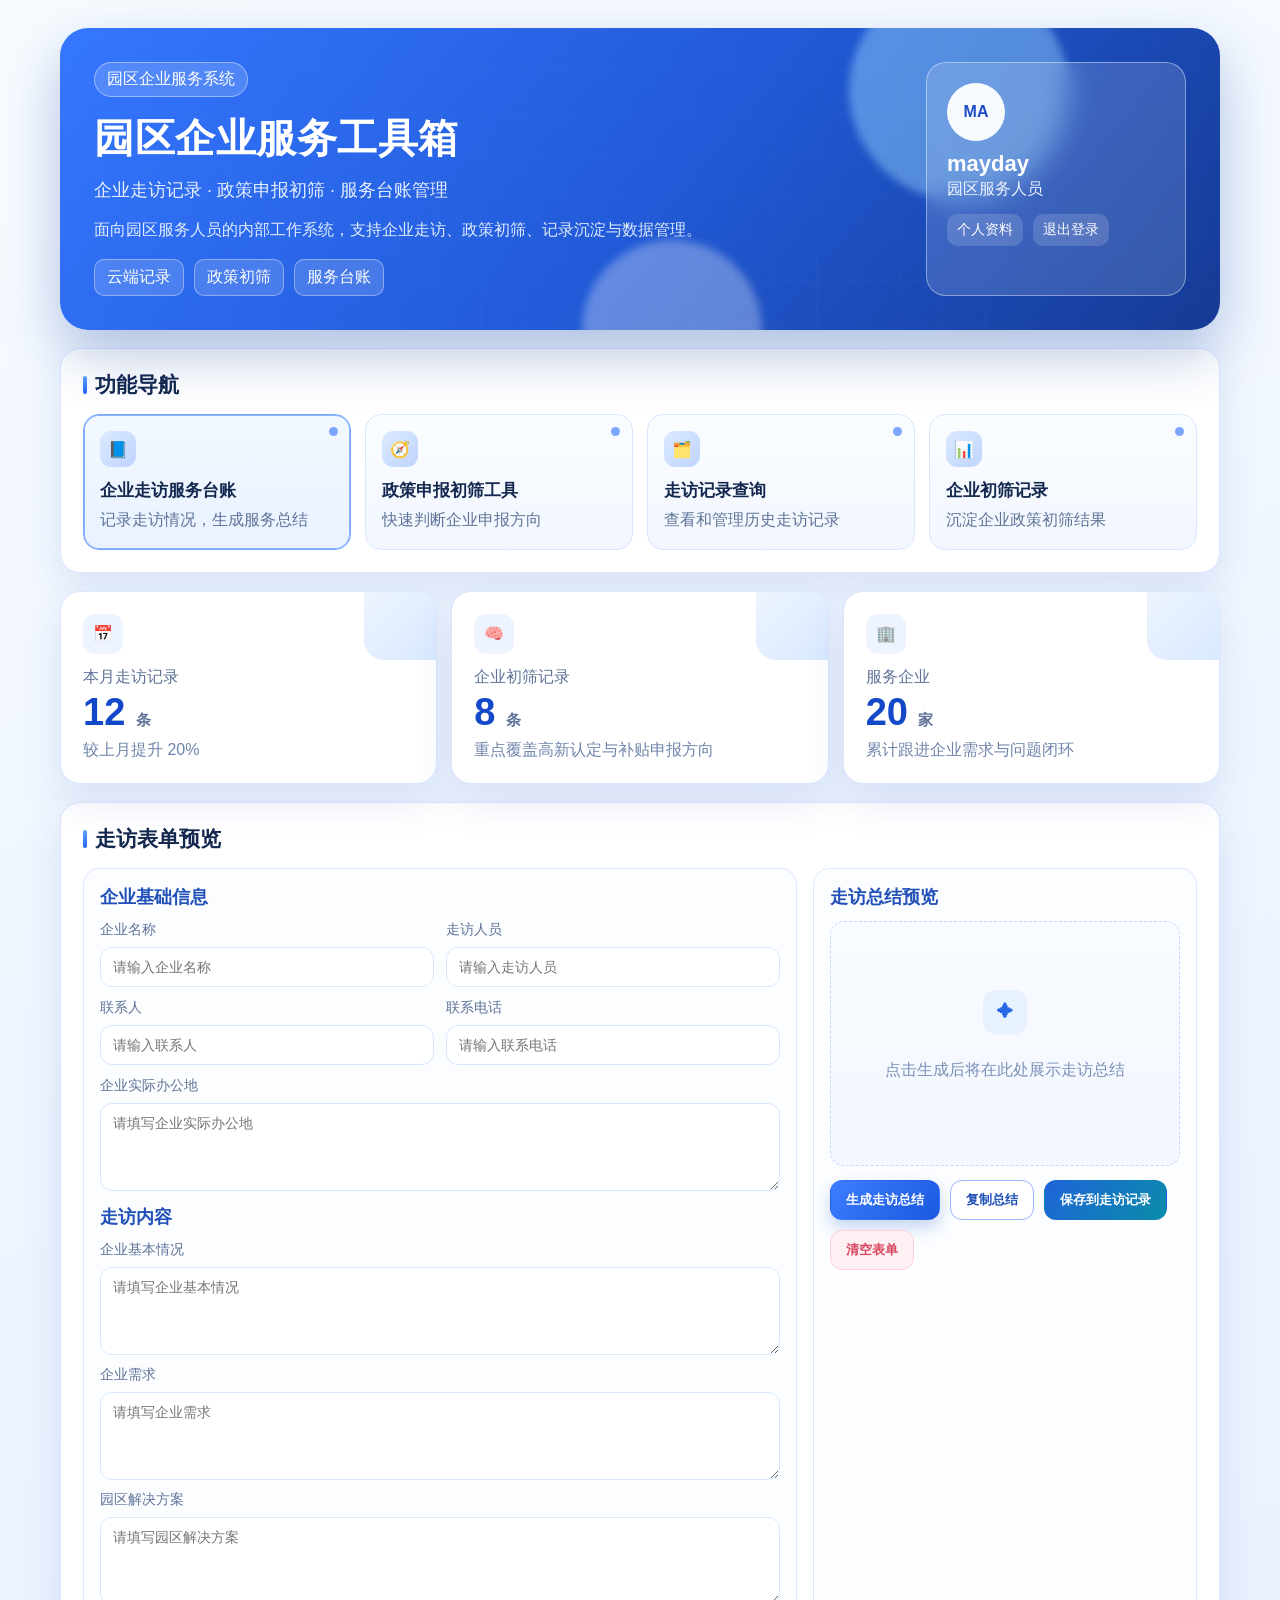
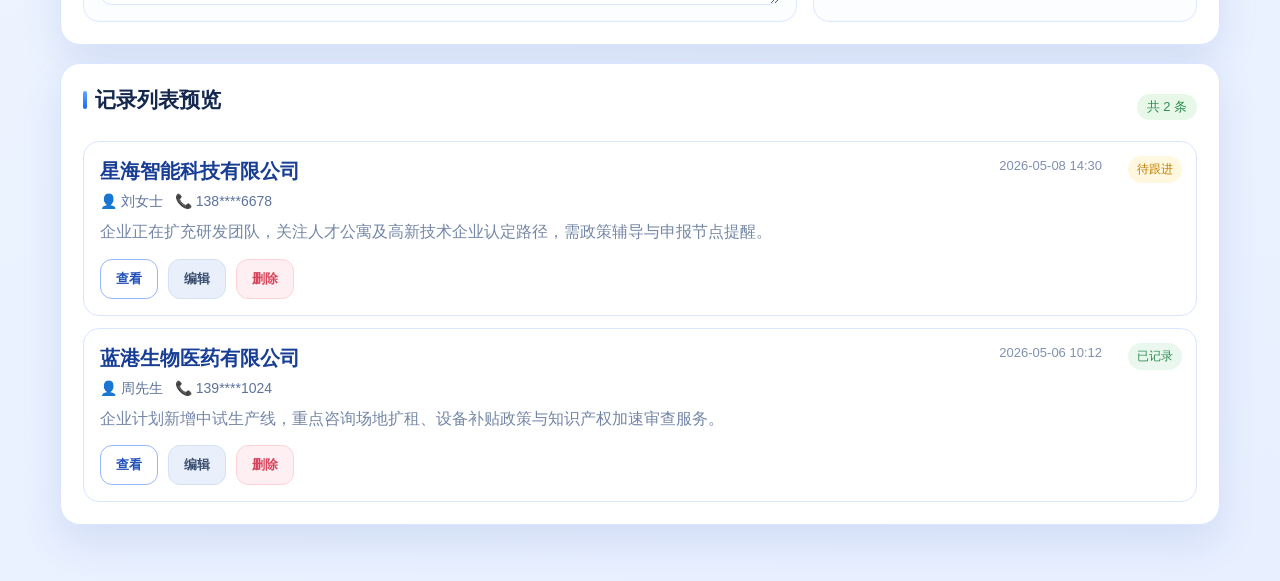
<file: ui-preview.html>
<!DOCTYPE html>
<html lang="zh-CN">
<head>
  <meta charset="UTF-8" />
  <meta name="viewport" content="width=device-width, initial-scale=1.0" />
  <title>UI 视觉预览页 | 园区企业服务工具箱</title>
  <link rel="stylesheet" href="assets/ui-preview.css" />
</head>
<body>
  <div class="app-shell">
    <header class="hero">
      <div class="hero-glow hero-glow-a"></div>
      <div class="hero-glow hero-glow-b"></div>
      <div class="hero-grid"></div>

      <div class="hero-content">
        <p class="hero-badge">园区企业服务系统</p>
        <h1>园区企业服务工具箱</h1>
        <p class="hero-subtitle">企业走访记录 · 政策申报初筛 · 服务台账管理</p>
        <p class="hero-desc">面向园区服务人员的内部工作系统，支持企业走访、政策初筛、记录沉淀与数据管理。</p>
        <div class="hero-tags">
          <span>云端记录</span>
          <span>政策初筛</span>
          <span>服务台账</span>
        </div>
      </div>

      <aside class="glass-user-card">
        <div class="avatar">MA</div>
        <div class="user-name">mayday</div>
        <div class="user-role">园区服务人员</div>
        <div class="user-link-group">
          <a href="javascript:void(0)">个人资料</a>
          <a href="javascript:void(0)">退出登录</a>
        </div>
      </aside>
    </header>

    <section class="panel">
      <h2 class="section-title">功能导航</h2>
      <div class="nav-grid">
        <article class="feature-card active"><span class="icon-box">📘</span><span class="dot"></span><h3>企业走访服务台账</h3><p>记录走访情况，生成服务总结</p></article>
        <article class="feature-card"><span class="icon-box">🧭</span><span class="dot"></span><h3>政策申报初筛工具</h3><p>快速判断企业申报方向</p></article>
        <article class="feature-card"><span class="icon-box">🗂️</span><span class="dot"></span><h3>走访记录查询</h3><p>查看和管理历史走访记录</p></article>
        <article class="feature-card"><span class="icon-box">📊</span><span class="dot"></span><h3>企业初筛记录</h3><p>沉淀企业政策初筛结果</p></article>
      </div>
    </section>

    <section class="stats-grid">
      <article class="panel stat-card">
        <i>📅</i><em></em><p class="label">本月走访记录</p><p class="value">12 <span>条</span></p><p class="desc">较上月提升 20%</p>
      </article>
      <article class="panel stat-card">
        <i>🧠</i><em></em><p class="label">企业初筛记录</p><p class="value">8 <span>条</span></p><p class="desc">重点覆盖高新认定与补贴申报方向</p>
      </article>
      <article class="panel stat-card">
        <i>🏢</i><em></em><p class="label">服务企业</p><p class="value">20 <span>家</span></p><p class="desc">累计跟进企业需求与问题闭环</p>
      </article>
    </section>

    <section class="panel form-panel">
      <h2 class="section-title">走访表单预览</h2>
      <div class="form-two-col">
        <div class="main-form-card">
          <article class="form-group">
            <h3>企业基础信息</h3>
            <div class="form-grid">
              <label>企业名称<input type="text" placeholder="请输入企业名称" /></label>
              <label>走访人员<input type="text" placeholder="请输入走访人员" /></label>
              <label>联系人<input type="text" placeholder="请输入联系人" /></label>
              <label>联系电话<input type="text" placeholder="请输入联系电话" /></label>
            </div>
            <label>企业实际办公地<textarea placeholder="请填写企业实际办公地"></textarea></label>
          </article>

          <article class="form-group">
            <h3>走访内容</h3>
            <div class="form-stack">
              <label>企业基本情况<textarea placeholder="请填写企业基本情况"></textarea></label>
              <label>企业需求<textarea placeholder="请填写企业需求"></textarea></label>
              <label>园区解决方案<textarea placeholder="请填写园区解决方案"></textarea></label>
            </div>
          </article>
        </div>

        <aside class="preview-card">
          <h3>走访总结预览</h3>
          <div class="empty-state">
            <div class="empty-icon">✦</div>
            <p>点击生成后将在此处展示走访总结</p>
          </div>
          <div class="btn-stack">
            <button class="btn btn-primary">生成走访总结</button>
            <button class="btn btn-secondary">复制总结</button>
            <button class="btn btn-save">保存到走访记录</button>
            <button class="btn btn-danger">清空表单</button>
          </div>
        </aside>
      </div>
    </section>

    <section class="panel">
      <div class="section-head">
        <h2 class="section-title">记录列表预览</h2>
        <span class="tag">共 2 条</span>
      </div>

      <article class="record-card">
        <span class="status">待跟进</span>
        <div class="record-head"><h3>星海智能科技有限公司</h3><time>2026-05-08 14:30</time></div>
        <div class="record-meta"><span>👤 刘女士</span><span>📞 138****6678</span></div>
        <p class="record-summary">企业正在扩充研发团队，关注人才公寓及高新技术企业认定路径，需政策辅导与申报节点提醒。</p>
        <div class="btn-row"><button class="btn btn-secondary">查看</button><button class="btn btn-assist">编辑</button><button class="btn btn-danger">删除</button></div>
      </article>

      <article class="record-card">
        <span class="status done">已记录</span>
        <div class="record-head"><h3>蓝港生物医药有限公司</h3><time>2026-05-06 10:12</time></div>
        <div class="record-meta"><span>👤 周先生</span><span>📞 139****1024</span></div>
        <p class="record-summary">企业计划新增中试生产线，重点咨询场地扩租、设备补贴政策与知识产权加速审查服务。</p>
        <div class="btn-row"><button class="btn btn-secondary">查看</button><button class="btn btn-assist">编辑</button><button class="btn btn-danger">删除</button></div>
      </article>
    </section>
  </div>
</body>
</html>
</file>
<file: assets/ui-preview.css>
:root {
  --primary: #2d6dff;
  --primary-deep: #1349c8;
  --cyan-deep: #0f5ea9;
  --page-bg: #edf4ff;
  --card: #ffffff;
  --border: #d9e6ff;
  --text: #14284f;
  --muted: #5f7398;
  --danger: #d7455d;
  --shadow: 0 16px 40px rgba(29, 74, 170, 0.12);
}
* { box-sizing: border-box; }
body { margin: 0; font-family: "PingFang SC", "Microsoft YaHei", sans-serif; color: var(--text); background: linear-gradient(165deg, #f7fbff 0%, #edf4ff 55%, #e8f0ff 100%); }
.app-shell { max-width: 1200px; margin: 28px auto 56px; padding: 0 20px; display: grid; gap: 18px; }

.hero { position: relative; overflow: hidden; background: linear-gradient(130deg, #3577ff 0%, #215ad8 52%, #153a94 100%); border-radius: 28px; box-shadow: 0 24px 55px rgba(20, 66, 160, 0.3); padding: 34px; display: flex; justify-content: space-between; gap: 24px; color: #fff; }
.hero-grid { position: absolute; inset: 0; background-image: linear-gradient(rgba(255, 255, 255, .11) 1px, transparent 1px), linear-gradient(90deg, rgba(255, 255, 255, .11) 1px, transparent 1px); background-size: 42px 42px; opacity: .2; }
.hero-glow { position: absolute; border-radius: 50%; filter: blur(4px); }
.hero-glow-a { width: 220px; height: 220px; right: 13%; top: -48px; background: rgba(153, 215, 255, 0.45); }
.hero-glow-b { width: 180px; height: 180px; left: 45%; bottom: -90px; background: rgba(255, 255, 255, 0.3); }
.hero-content, .glass-user-card { position: relative; z-index: 1; }
.hero-badge { margin: 0; display: inline-block; padding: 6px 12px; border-radius: 999px; background: rgba(255, 255, 255, 0.16); border: 1px solid rgba(255, 255, 255, 0.4); }
h1 { font-size: 40px; margin: 14px 0 12px; letter-spacing: 0.5px; }
.hero-subtitle { margin: 0; font-size: 18px; color: rgba(243, 248, 255, 0.94); }
.hero-desc { margin: 14px 0 0; max-width: 660px; line-height: 1.7; color: rgba(235, 243, 255, 0.95); }
.hero-tags { margin-top: 16px; display: flex; gap: 10px; flex-wrap: wrap; }
.hero-tags span { padding: 7px 12px; border-radius: 10px; background: rgba(255, 255, 255, 0.15); border: 1px solid rgba(255, 255, 255, 0.36); }
.glass-user-card { min-width: 260px; border-radius: 20px; padding: 20px; backdrop-filter: blur(14px); background: rgba(255, 255, 255, 0.14); border: 1px solid rgba(255, 255, 255, 0.4); }
.avatar { width: 58px; height: 58px; border-radius: 50%; background: rgba(255,255,255,.95); color: #1d4bc5; font-weight: 700; display:flex;align-items:center;justify-content:center; }
.user-name { margin-top: 10px; font-size: 22px; font-weight: 700; }
.user-role { margin-top: 2px; color: rgba(246,250,255,.94); }
.user-link-group { margin-top: 14px; display: flex; gap: 10px; }
.user-link-group a { color:#fff; text-decoration:none; font-size:14px; padding: 7px 10px; border-radius: 10px; background: rgba(255,255,255,.15); }

.panel { background: var(--card); border: 1px solid var(--border); border-radius: 20px; padding: 22px; box-shadow: var(--shadow); }
.section-title { margin: 0 0 15px; font-size: 21px; display:flex; gap:8px; align-items:center; }
.section-title::before { content:""; width:4px; height:18px; border-radius:99px; background: linear-gradient(180deg, #5ea7ff, #1f66f6); }

.nav-grid, .stats-grid { display:grid; gap: 14px; }
.nav-grid { grid-template-columns: repeat(4,minmax(0,1fr)); }
.feature-card { position: relative; border-radius: 16px; border: 1px solid #dbe7ff; background: linear-gradient(180deg, #fafdff, #f2f7ff); padding: 16px; transition: .22s; }
.feature-card:hover { transform: translateY(-4px); box-shadow: 0 14px 26px rgba(37, 93, 196, 0.14); }
.feature-card.active { border-color: #77a6ff; background: linear-gradient(180deg, #f2f8ff, #e9f2ff); box-shadow: inset 0 0 0 1px #8cb4ff; }
.icon-box { width: 36px; height: 36px; border-radius: 11px; display:inline-flex; justify-content:center; align-items:center; background: linear-gradient(135deg, #dbeaff, #bfd4ff); }
.dot { position: absolute; top: 12px; right: 12px; width: 9px; height: 9px; border-radius: 50%; background:#7da7ff; }
.feature-card h3 { margin: 12px 0 6px; font-size: 17px; }
.feature-card p { margin:0; color: var(--muted); line-height: 1.55; }

.stats-grid { grid-template-columns: repeat(3,minmax(0,1fr)); }
.stat-card { position: relative; overflow: hidden; }
.stat-card em { position: absolute; width: 88px; height: 88px; border-radius: 20px; right: -16px; top: -20px; background: linear-gradient(135deg, #eff5ff, #d8e8ff); }
.stat-card i { width: 40px; height: 40px; border-radius: 12px; font-style: normal; display:flex; align-items:center; justify-content:center; background: #edf3ff; }
.label { margin: 13px 0 3px; color: var(--muted); }
.value { margin: 0; font-size: 38px; color: var(--primary-deep); font-weight: 700; }
.value span { font-size: 15px; color: var(--muted); }
.desc { margin: 6px 0 0; color: #6f84ab; }

.form-two-col { display:grid; grid-template-columns: 1.3fr .7fr; gap: 16px; }
.main-form-card, .preview-card { background: #fbfdff; border: 1px solid #dce8ff; border-radius: 16px; padding: 16px; }
.form-group + .form-group { margin-top: 14px; }
.form-group h3, .preview-card h3 { margin:0 0 12px; font-size: 18px; color: #2050b8; }
.form-grid { display:grid; grid-template-columns: repeat(2,minmax(0,1fr)); gap:12px; margin-bottom: 12px; }
.form-stack { display:grid; gap: 11px; }
label { display:grid; gap:8px; color: var(--muted); font-size:14px; }
input, textarea { width:100%; border:1px solid var(--border); border-radius: 12px; padding: 11px 12px; font: inherit; background:#fff; }
textarea { min-height: 88px; resize: vertical; }
input:focus, textarea:focus { outline: none; border-color: #6c9bff; box-shadow: 0 0 0 4px rgba(62, 121, 255, .14); }
.empty-state { border: 1px dashed #c6d8ff; border-radius: 14px; min-height: 245px; display:grid; place-content:center; text-align:center; color:#7b90b8; background: linear-gradient(180deg,#f8fbff,#f3f8ff); }
.empty-icon { margin: 0 auto 10px; width: 44px; height:44px; border-radius:12px; display:flex; align-items:center; justify-content:center; background:#e8f1ff; color:#2868e7; font-weight:700; }
.btn-stack, .btn-row { display:flex; flex-wrap:wrap; gap:10px; margin-top: 14px; }

.btn { border: 1px solid transparent; border-radius: 12px; padding: 10px 15px; font-weight: 600; cursor:pointer; transition: .2s; }
.btn:hover { transform: translateY(-2px); }
.btn:disabled { opacity:.45; cursor:not-allowed; transform:none; }
.btn-primary { background: linear-gradient(135deg, #3d7eff, #1a58df); color:#fff; box-shadow: 0 8px 16px rgba(38, 90, 206, .24); }
.btn-secondary { background:#fff; color:#2050b8; border-color:#95b7ff; }
.btn-save { background: linear-gradient(135deg, #1e63d9, #0a8da8); color:#fff; }
.btn-assist { background: #eaf0fb; color:#3b4f70; border-color:#d6e0f3; }
.btn-danger { background:#feeff2; color: var(--danger); border-color:#ffd2db; }

.section-head { display:flex; align-items:center; justify-content:space-between; margin-bottom: 8px; }
.tag { background: #e8f8e8; color:#2f8c51; border-radius: 999px; padding: 4px 10px; font-size: 13px; }
.record-card { position:relative; border:1px solid var(--border); border-radius:16px; background:#fff; padding:16px; margin-top:12px; transition: .2s; }
.record-card:hover { transform: translateY(-2px); box-shadow: 0 14px 28px rgba(29, 78, 170, 0.11); }
.status { position:absolute; right:14px; top:14px; font-size:12px; padding:5px 9px; border-radius:999px; background:#fff7df; color:#bf7f00; }
.status.done { background:#e9f7ef; color:#2f8c51; }
.record-head { display:flex; justify-content:space-between; gap:8px; margin-right:78px; }
.record-head h3 { margin:0; font-size:20px; color:#173d94; }
.record-head time { color:#7f91b0; font-size:13px; }
.record-meta { margin:8px 0; display:flex; gap:12px; color:#5d739b; font-size:14px; }
.record-summary { margin: 0; color:#7486a6; line-height: 1.6; }

@media (max-width: 980px) {
  .hero { flex-direction: column; }
  .nav-grid, .stats-grid, .form-grid, .form-two-col { grid-template-columns: 1fr; }
  .glass-user-card { width: 100%; }
}
</file>
